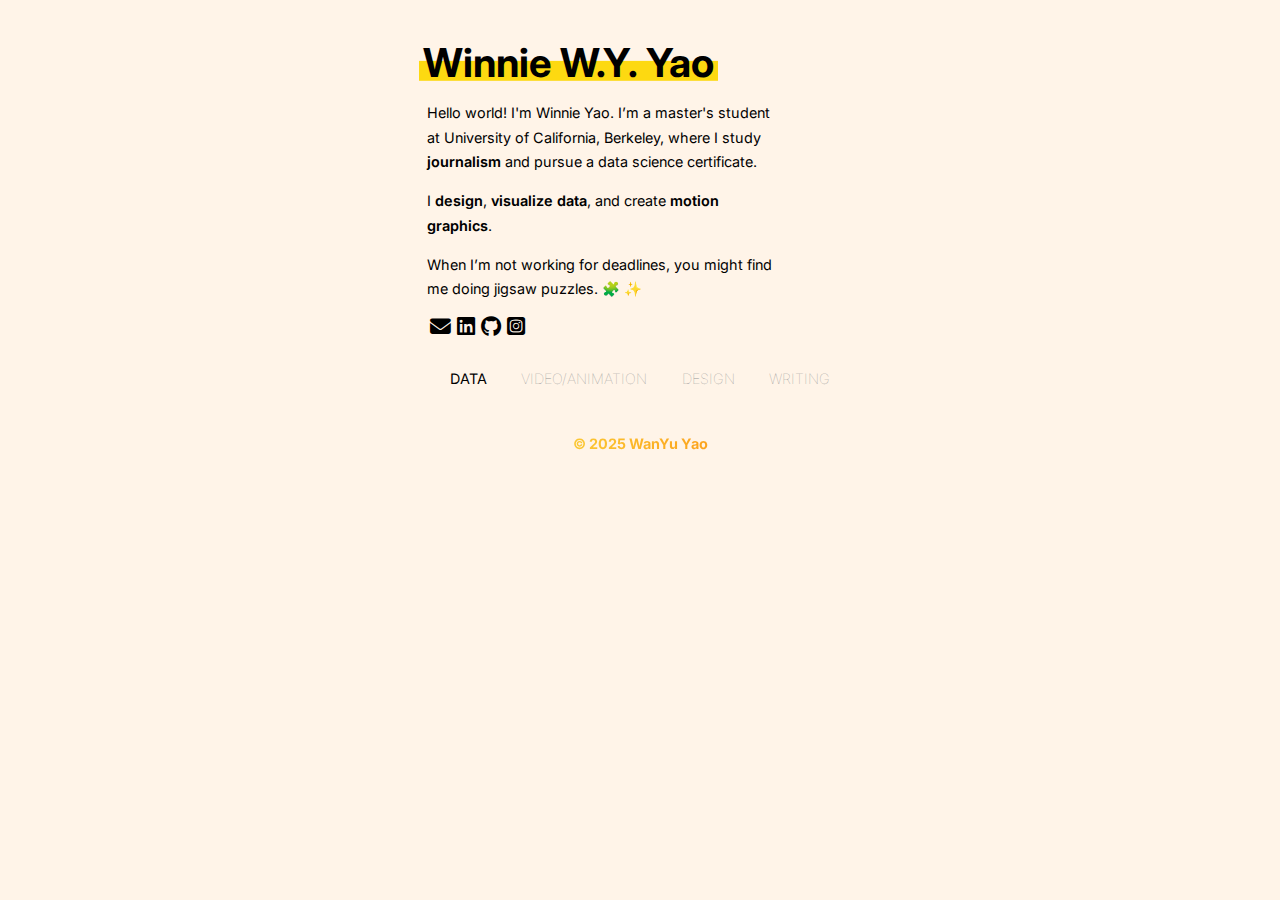
<file: data.html>
<!DOCTYPE html>
<html lang="en">
<head>
  <meta charset="UTF-8" />
  <meta name="viewport" content="width=device-width, initial-scale=1.0" />
  <title>Winnie W.Y. Yao</title>
  <link rel="icon" type="image/jpg" href="/image/favicon.png"/>
  <link rel="stylesheet" href="main-structure.css" />
  <link href="https://fonts.googleapis.com/css2?family=Inter:wght@400;500;700;800&display=swap" rel="stylesheet" />
  <link rel="stylesheet" href="https://cdnjs.cloudflare.com/ajax/libs/font-awesome/6.5.0/css/all.min.css">
</head>


<body>
   <div class="container">
    <!-- Bio Section -->
        <div class="bio-section">
                <h1 class="title-name" id="highlight">Winnie W.Y. Yao</h1>
                <div class="self-intro-container">
                    <p>Hello world! I'm Winnie Yao. I’m a master's student at University of California, Berkeley, where I study
                        <span class="bio-work-experience">
                            <a href="https://journalism.berkeley.edu/person/wanyu_yao/" target="blank" class="hover">
                                journalism</a>
                        </span>
                        and pursue a data science certificate.
                    </p>
                        
                    <p>I <span class="bio-work-experience">design</span>, <span class="bio-work-experience">visualize data</span>, and create <span class="bio-work-experience">motion graphics</span>.</p>

                    <!-- I speak Mandarin, English, Hokkien and basic Korean.-->

                    <!-- <p>Previously, I worked as a social content intern for
                        <span class="bio-work-experience">
                            <a href="https://journalism.berkeley.edu/the-stakes-reporting-project/" target="blank" class="hover">
                                The Stakes Explained project</a>
                        </span>, 
                        an election journalist at 
                        <span class="bio-work-experience">
                            <a href="https://oaklandnorth.net/author/wyao/" target="blank" class="hover">
                                Oakland North</a>
                        </span>
                        and interned in journalism, public relations and marketing roles. 
                        You can view my resume <span class="bio-work-experience">
                            here</span>.
                    </p> -->
                    
                    <p>When I’m not working for deadlines, you might find me doing jigsaw puzzles. 🧩 ✨</p>
                </div>
                <div class="contact-icon-container">
                    <a href="mailto:wanyuyao@berkeley.edu" target="_blank" aria-label="Email">
                        <i class="fas fa-envelope"></i>
                    </a>
                    <a href="https://www.linkedin.com/in/winnie-wanyuyao111/" target="_blank" aria-label="LinkedIn">
                        <i class="fab fa-linkedin"></i>
                    </a>
                    <a href="https://github.com/winniewyyao" target="_blank" aria-label="GitHub">
                        <i class="fab fa-github"></i>
                    </a>
                    <a href="https://www.instagram.com/winniewyyao" target="_blank" aria-label="Instagram">
                        <i class="fa-brands fa-square-instagram"></i>
                    </a>
                </div>
            <!-- <nav class="bio-right-nav">
                <ul>
                    <li><a href="">RESUME</a></li>
                    <li>RESUME</li>
                    <li>CHINESE WORK  <i class="fa-solid fa-arrow-right"></i></li>
                </ul>
            </nav> -->
        </div>


        <nav class="main-nav-container">
            <a href="data.html" class="active">DATA</a>
            <a href="video.html">VIDEO/ANIMATION</a>
            <a href="design.html">DESIGN</a>
            <a href="writing.html">WRITING</a>
        </nav>

        


        
    </div>
    <footer>© 2025 WanYu Yao</footer>
  
</body>




</html>
</file>
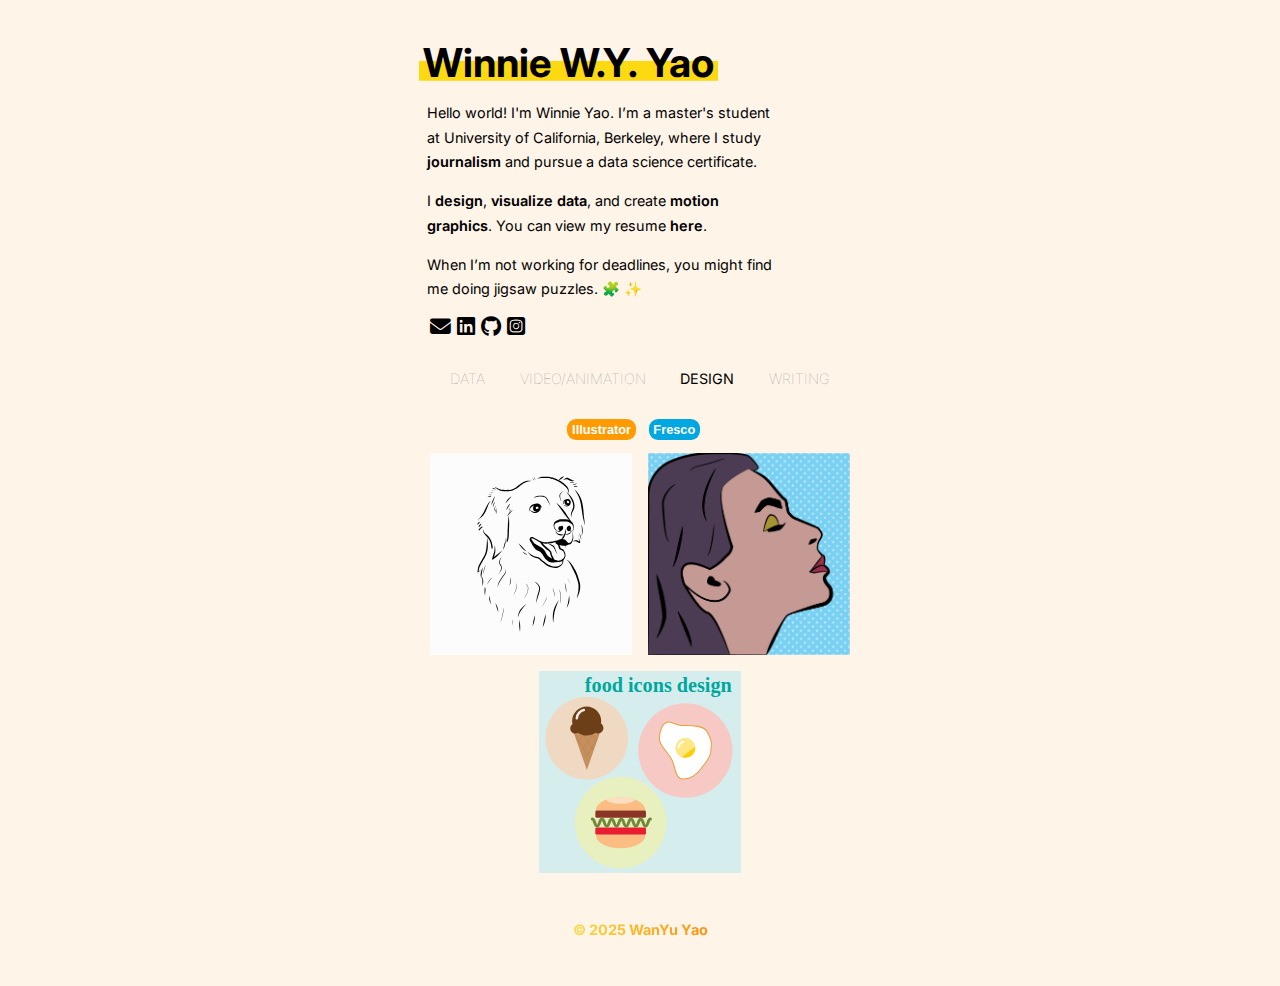
<file: design.html>
<!DOCTYPE html>
<html lang="en">
<head>
  <meta charset="UTF-8" />
  <meta name="viewport" content="width=device-width, initial-scale=1.0" />
  <title>Winnie W.Y. Yao</title>
  <link rel="icon" type="image/jpg" href="image/favicon.png"/>
  <link rel="stylesheet" href="main-structure.css" />
  <link rel="stylesheet" href="project-grid.css" />
  <link href="https://fonts.googleapis.com/css2?family=Inter:wght@400;500;700;800&display=swap" rel="stylesheet" />
  <link rel="stylesheet" href="https://cdnjs.cloudflare.com/ajax/libs/font-awesome/6.5.0/css/all.min.css">
</head>


<body>
   <div class="container">
        <!-- Bio Section -->
        <div class="bio-section">
                <h1 class="title-name" id="highlight">Winnie W.Y. Yao</h1>
                <div class="self-intro-container">
                    <p>Hello world! I'm Winnie Yao. I’m a master's student at University of California, Berkeley, where I study
                        <span class="bio-work-experience">
                            <a href="https://journalism.berkeley.edu/person/wanyu_yao/" target="blank" class="hover">
                                journalism</a>
                        </span>
                        and pursue a data science certificate.
                    </p>
                        
                    <p>I <span class="bio-work-experience">design</span>, <span class="bio-work-experience">visualize data</span>, and create <span class="bio-work-experience">motion graphics</span>. You can view my resume <a href="https://drive.google.com/file/d/1YdscPlEVEieuq3VRDX4Ig6gCzagnDpOQ/view?usp=sharing" target="_blank" class="hover bio-work-experience">here</a>.</p>

                    <!-- I speak Mandarin, English, Hokkien and basic Korean.-->

                    <!-- <p>Previously, I worked as a social content intern for
                        <span class="bio-work-experience">
                            <a href="https://journalism.berkeley.edu/the-stakes-reporting-project/" target="blank" class="hover">
                                The Stakes Explained project</a>
                        </span>, 
                        an election journalist at 
                        <span class="bio-work-experience">
                            <a href="https://oaklandnorth.net/author/wyao/" target="blank" class="hover">
                                Oakland North</a>
                        </span>
                        and interned in journalism, public relations and marketing roles. 
                        You can view my resume <span class="bio-work-experience">
                            here</span>.
                    </p> -->
                    
                    <p>When I’m not working for deadlines, you might find me doing jigsaw puzzles. 🧩 ✨</p>
                </div>
                <div class="contact-icon-container">
                    <a href="mailto:wanyuyao@berkeley.edu" target="_blank" aria-label="Email">
                        <i class="fas fa-envelope"></i>
                    </a>
                    <a href="https://www.linkedin.com/in/winnie-wanyuyao111/" target="_blank" aria-label="LinkedIn">
                        <i class="fab fa-linkedin"></i>
                    </a>
                    <a href="https://github.com/winniewyyao" target="_blank" aria-label="GitHub">
                        <i class="fab fa-github"></i>
                    </a>
                    <a href="https://www.instagram.com/winniewyyao" target="_blank" aria-label="Instagram">
                        <i class="fa-brands fa-square-instagram"></i>
                    </a>
                </div>
            <!-- <nav class="bio-right-nav">
                <ul>
                    <li><a href="">RESUME</a></li>
                    <li>RESUME</li>
                    <li>CHINESE WORK  <i class="fa-solid fa-arrow-right"></i></li>
                </ul>
            </nav> -->
        </div>


        <nav class="main-nav-container">
            <a href="index.html">DATA</a>
            <a href="video.html">VIDEO/ANIMATION</a>
            <a href="design.html" class="active">DESIGN</a>
            <a href="writing.html">WRITING</a>
        </nav>

        <div class="video-design-toolkit-container">
            <strong class="video-design-toolkit tool-illustrator">Illustrator</strong>
            <strong class="video-design-toolkit tool-fresco">Fresco</strong>
        </div>
       
        
        <div class="design-project-container">
            <img src="image/item-thumbnail/design/golden-retriever.svg" class="design-project-item" alt="golden retriever" />
            <img src="image/item-thumbnail/design/lichtenstein-inspired-art.png" class="design-project-item" alt="Lichtenstein-inspired-art" />
            <img src="image/item-thumbnail/design/food-icons.svg" class="design-project-item" alt="food icons" />
        </div>


        <footer>© 2025 WanYu Yao</footer>
    </div>
  
  
</body>




</html>
</file>
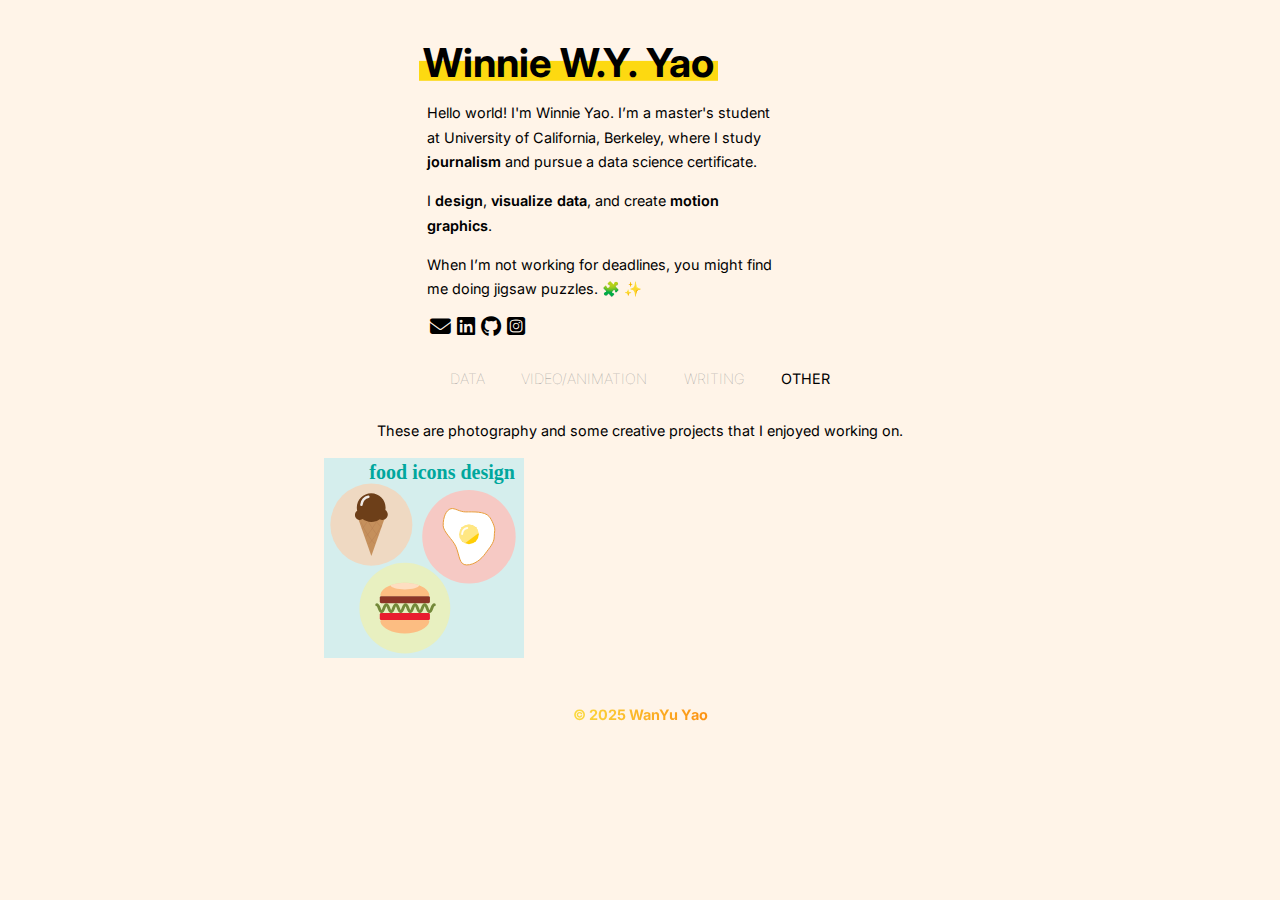
<file: other.html>
<!DOCTYPE html>
<html lang="en">
<head>
  <meta charset="UTF-8" />
  <meta name="viewport" content="width=device-width, initial-scale=1.0" />
  <title>Winnie W.Y. Yao</title>
  <link rel="icon" type="image/jpg" href="image/favicon.png"/>
  <link rel="stylesheet" href="main-structure.css" />
  <link rel="stylesheet" href="project-grid.css" />
  <link href="https://fonts.googleapis.com/css2?family=Inter:wght@400;500;700;800&display=swap" rel="stylesheet" />
  <link rel="stylesheet" href="https://cdnjs.cloudflare.com/ajax/libs/font-awesome/6.5.0/css/all.min.css">
</head>


<body>
   <div class="container">
    <!-- Bio Section -->
        <div class="bio-section">
                <h1 class="title-name" id="highlight">Winnie W.Y. Yao</h1>
                <div class="self-intro-container">
                    <p>Hello world! I'm Winnie Yao. I’m a master's student at University of California, Berkeley, where I study
                        <span class="bio-work-experience">
                            <a href="https://journalism.berkeley.edu/person/wanyu_yao/" target="blank" class="hover">
                                journalism</a>
                        </span>
                        and pursue a data science certificate.
                    </p>
                        
                    <p>I <span class="bio-work-experience">design</span>, <span class="bio-work-experience">visualize data</span>, and create <span class="bio-work-experience">motion graphics</span>.</p>

                    <!-- I speak Mandarin, English, Hokkien and basic Korean.-->

                    <!-- <p>Previously, I worked as a social content intern for
                        <span class="bio-work-experience">
                            <a href="https://journalism.berkeley.edu/the-stakes-reporting-project/" target="blank" class="hover">
                                The Stakes Explained project</a>
                        </span>, 
                        an election journalist at 
                        <span class="bio-work-experience">
                            <a href="https://oaklandnorth.net/author/wyao/" target="blank" class="hover">
                                Oakland North</a>
                        </span>
                        and interned in journalism, public relations and marketing roles. 
                        You can view my resume <span class="bio-work-experience">
                            here</span>.
                    </p> -->
                    
                    <p>When I’m not working for deadlines, you might find me doing jigsaw puzzles. 🧩 ✨</p>
                </div>
                <div class="contact-icon-container">
                    <a href="mailto:wanyuyao@berkeley.edu" target="_blank" aria-label="Email">
                        <i class="fas fa-envelope"></i>
                    </a>
                    <a href="https://www.linkedin.com/in/winnie-wanyuyao111/" target="_blank" aria-label="LinkedIn">
                        <i class="fab fa-linkedin"></i>
                    </a>
                    <a href="https://github.com/winniewyyao" target="_blank" aria-label="GitHub">
                        <i class="fab fa-github"></i>
                    </a>
                    <a href="https://www.instagram.com/winniewyyao" target="_blank" aria-label="Instagram">
                        <i class="fa-brands fa-square-instagram"></i>
                    </a>
                </div>
            <!-- <nav class="bio-right-nav">
                <ul>
                    <li><a href="">RESUME</a></li>
                    <li>RESUME</li>
                    <li>CHINESE WORK  <i class="fa-solid fa-arrow-right"></i></li>
                </ul>
            </nav> -->
        </div>


        <nav class="main-nav-container">
            <a href="index.html">DATA</a>
            <a href="video.html">VIDEO/ANIMATION</a>
            <a href="writing.html">WRITING</a>
            <a href="other.html" class="active">OTHER</a>
        </nav>

        <p id="description-for-page">These are photography and some creative projects that I enjoyed working on.</p>
       
        
        <div class="project-grid">
            
            <div class="other-project-item">
                    <div class="thumbnail-wrapper">
                        <img src="image/item-thumbnail/other/food-icons.svg" class="thumbnail" alt="food icons" />
                    </div>
            </div>

        </div>


        <footer>© 2025 WanYu Yao</footer>
    </div>
  
  
</body>




</html>
</file>
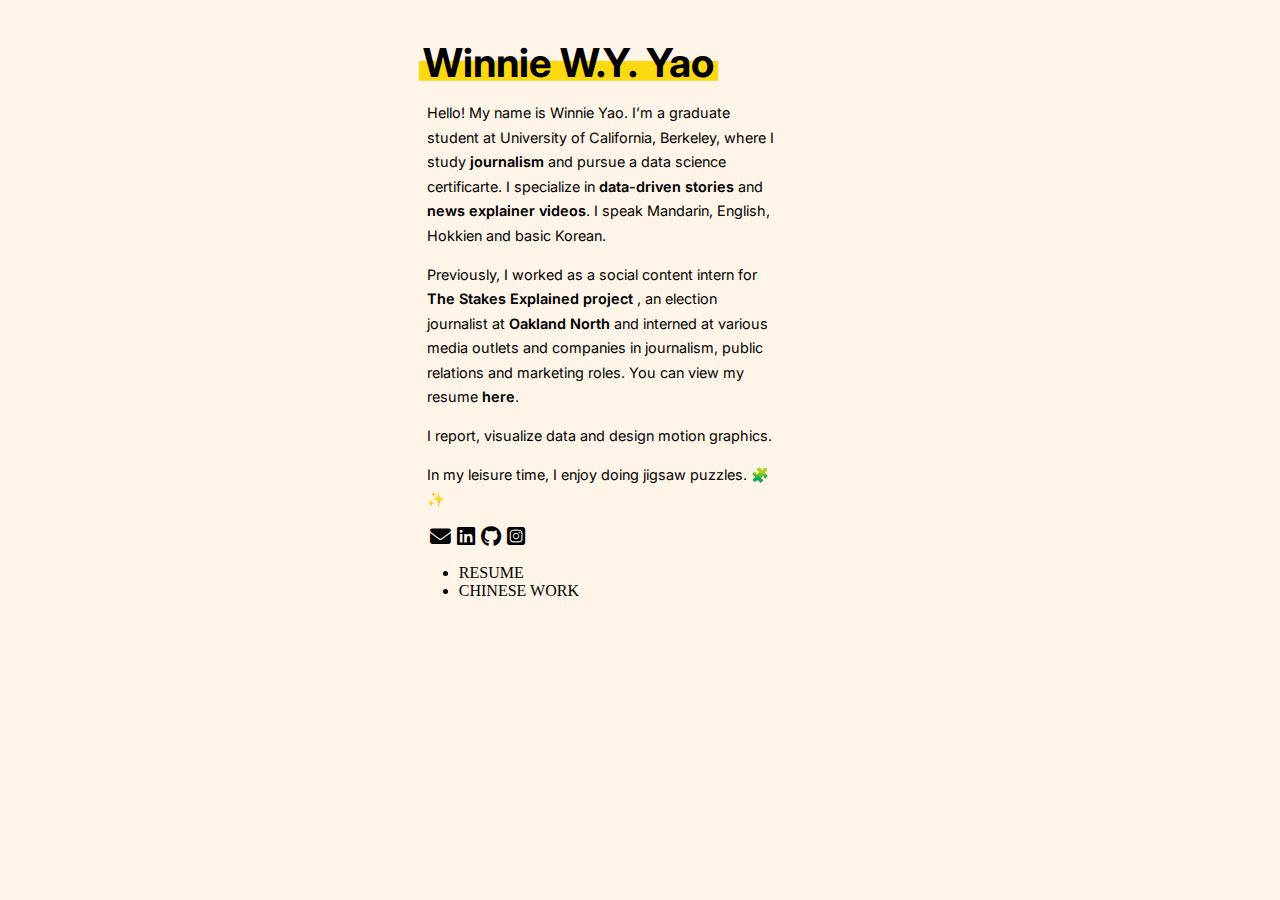
<file: test.html>
<!DOCTYPE html>
<html lang="en">
<head>
  <meta charset="UTF-8" />
  <meta name="viewport" content="width=device-width, initial-scale=1.0" />
  <title>Winnie W.Y. Yao</title>
  <link rel="stylesheet" href="main-structure.css" />
  <link href="https://fonts.googleapis.com/css2?family=Inter:wght@400;500;700;800&display=swap" rel="stylesheet" />
  <link rel="stylesheet" href="https://cdnjs.cloudflare.com/ajax/libs/font-awesome/6.5.0/css/all.min.css">
</head>


<body>
   <div class="container">
        <div class="bio-section">
            <div class="bio-left">
                <h1 class="title-name" id="highlight">Winnie W.Y. Yao</h1>
                <div class="self-intro-container">
                    <p>Hello! My name is Winnie Yao. I’m a graduate student at University of California, Berkeley, where I study 
                        <span class="bio-work-experience">
                            <a href="https://journalism.berkeley.edu/person/wanyu_yao/" target="blank" class="hover">
                                journalism</a>
                        </span>
                        and pursue a data science certificarte.
                        I specialize in <span class="bio-work-experience">data-driven stories</span> 
                        and <span class="bio-work-experience">news explainer videos</span>. 
                        I speak Mandarin, English, Hokkien and basic Korean.
                    </p> 

                    <p>Previously, I worked as a social content intern for
                        <span class="bio-work-experience">
                            <a href="https://journalism.berkeley.edu/the-stakes-reporting-project/" target="blank" class="hover">
                                The Stakes Explained project</a>
                        </span>, 
                        an election journalist at 
                        <span class="bio-work-experience">
                            <a href="https://oaklandnorth.net/author/wyao/" target="blank" class="hover">
                                Oakland North</a>
                        </span>
                        and interned at various media outlets and companies in journalism, public relations and marketing roles. 
                        You can view my resume <span class="bio-work-experience">
                            here</span>.
                    </p> 
                
                    <p>I report, visualize data and design motion graphics.</p>
                    
                    <p>In my leisure time, I enjoy doing jigsaw puzzles. 🧩 ✨</p>
                </div>
                <div class="contact-icon-container">
                    <a href="mailto:wanyuyao@berkeley.edu" target="_blank" aria-label="Email">
                        <i class="fas fa-envelope"></i>
                    </a>
                    <a href="https://www.linkedin.com/in/winnie-wanyuyao111/" target="_blank" aria-label="LinkedIn">
                        <i class="fab fa-linkedin"></i>
                    </a>
                    <a href="https://github.com/winniewyyao" target="_blank" aria-label="GitHub">
                        <i class="fab fa-github"></i>
                    </a>
                    <a href="https://www.instagram.com/winniewyyao" target="_blank" aria-label="Instagram">
                        <i class="fa-brands fa-square-instagram"></i>
                    </a>
                </div>
            </div>
            <nav class="bio-right-nav">
                <ul>
                    <!-- <li><a href="">RESUME</a></li> -->
                    <li>RESUME</li>
                    <li>CHINESE WORK</li>
                </ul>
            </nav>
        </div>
</file>
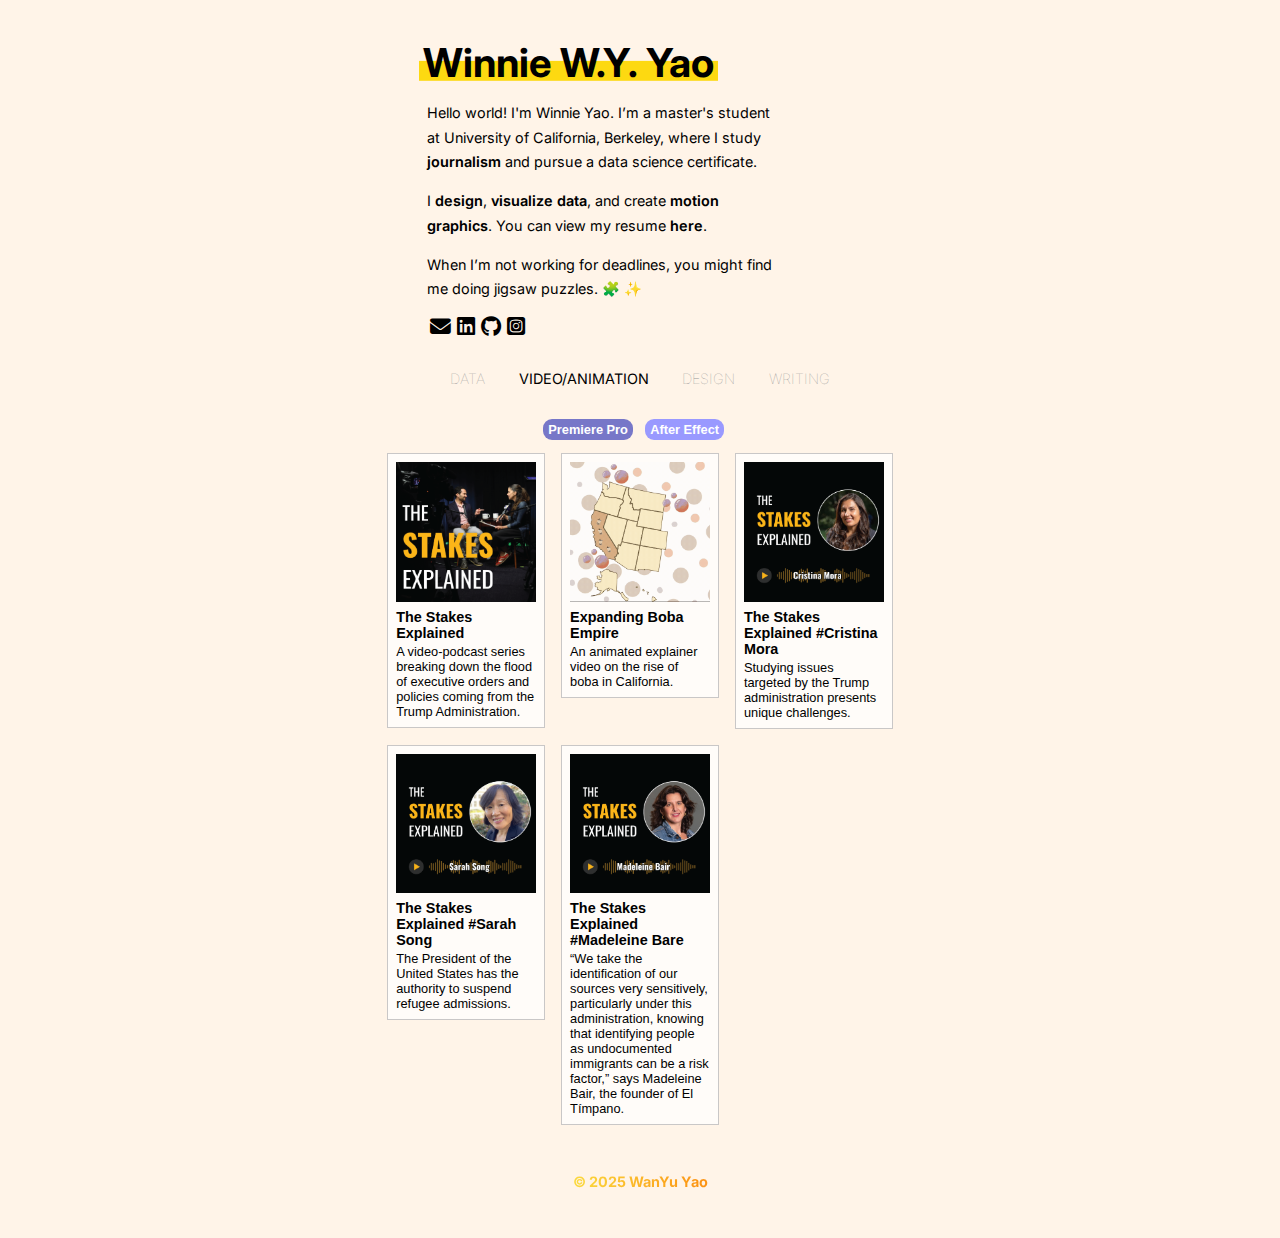
<file: video.html>
<!DOCTYPE html>
<html lang="en">
<head>
  <meta charset="UTF-8" />
  <meta name="viewport" content="width=device-width, initial-scale=1.0" />
  <title>Winnie W.Y. Yao</title>
  <link rel="icon" type="image/jpg" href="/image/favicon.png"/>
  <link rel="stylesheet" href="main-structure.css" />
  <link rel="stylesheet" href="project-grid.css" />
  <link href="https://fonts.googleapis.com/css2?family=Inter:wght@400;500;700;800&display=swap" rel="stylesheet" />
  <link rel="stylesheet" href="https://cdnjs.cloudflare.com/ajax/libs/font-awesome/6.5.0/css/all.min.css">
</head>


<body>
   <div class="container">
    <!-- Bio Section -->
        <div class="bio-section">
                <h1 class="title-name" id="highlight">Winnie W.Y. Yao</h1>
                <div class="self-intro-container">
                    <p>Hello world! I'm Winnie Yao. I’m a master's student at University of California, Berkeley, where I study
                        <span class="bio-work-experience">
                            <a href="https://journalism.berkeley.edu/person/wanyu_yao/" target="blank" class="hover">
                                journalism</a>
                        </span>
                        and pursue a data science certificate.
                    </p>
                        
                    <p>I <span class="bio-work-experience">design</span>, <span class="bio-work-experience">visualize data</span>, and create <span class="bio-work-experience">motion graphics</span>. You can view my resume <a href="https://drive.google.com/file/d/1YdscPlEVEieuq3VRDX4Ig6gCzagnDpOQ/view?usp=sharing" target="_blank" class="hover bio-work-experience">here</a>.</p>

                    <!-- I speak Mandarin, English, Hokkien and basic Korean.-->

                    <!-- <p>Previously, I worked as a social content intern for
                        <span class="bio-work-experience">
                            <a href="https://journalism.berkeley.edu/the-stakes-reporting-project/" target="blank" class="hover">
                                The Stakes Explained project</a>
                        </span>, 
                        an election journalist at 
                        <span class="bio-work-experience">
                            <a href="https://oaklandnorth.net/author/wyao/" target="blank" class="hover">
                                Oakland North</a>
                        </span>
                        and interned in journalism, public relations and marketing roles. 
                        You can view my resume <span class="bio-work-experience">
                            here</span>.
                    </p> -->
                    
                    <p>When I’m not working for deadlines, you might find me doing jigsaw puzzles. 🧩 ✨</p>
                </div>
                <div class="contact-icon-container">
                    <a href="mailto:wanyuyao@berkeley.edu" target="_blank" aria-label="Email">
                        <i class="fas fa-envelope"></i>
                    </a>
                    <a href="https://www.linkedin.com/in/winnie-wanyuyao111/" target="_blank" aria-label="LinkedIn">
                        <i class="fab fa-linkedin"></i>
                    </a>
                    <a href="https://github.com/winniewyyao" target="_blank" aria-label="GitHub">
                        <i class="fab fa-github"></i>
                    </a>
                    <a href="https://www.instagram.com/winniewyyao" target="_blank" aria-label="Instagram">
                        <i class="fa-brands fa-square-instagram"></i>
                    </a>
                </div>
            <!-- <nav class="bio-right-nav">
                <ul>
                    <li><a href="">RESUME</a></li>
                    <li>RESUME</li>
                    <li>CHINESE WORK  <i class="fa-solid fa-arrow-right"></i></li>
                </ul>
            </nav> -->
        </div>


        <!-- Main Navigation -->
        <nav class="main-nav-container">
            <a href="index.html">DATA</a>
            <a href="video.html" class="active">VIDEO/ANIMATION</a>
            <a href="design.html">DESIGN</a>
            <a href="writing.html">WRITING</a>
        </nav>

        <!--Below is Project Item -->

        <div class="video-design-toolkit-container">
            <strong class="video-design-toolkit tool-premiere">Premiere Pro</strong>
            <strong class="video-design-toolkit tool-after-effect">After Effect</strong>
        </div>
        

            <div class="project-section">
                <div class="project-grid">
                    <a href="https://journalism.berkeley.edu/featured-news/the-stakes-explained/" target="_blank">
                    <div class="project-item">
                        <div class="thumbnail-wrapper">
                            <img src="image/item-thumbnail/video/the-stakes-explained-cover.png" class="thumbnail" alt="the-stakes-explained-website" />
                        </div>
                        <h3 class="item-title">The Stakes Explained</h3>
                        <h4 class="item-description">A video-podcast series breaking down the flood of executive orders and policies coming from the Trump Administration.</h4>
                    </div></a>

                    <a href="https://youtube.com/shorts/IrES9rKMVHA?si=TvZ3_FXzdrXtntWC" target="_blank">
                    <div class="project-item">
                        <div class="thumbnail-wrapper">
                            <img src="image/item-thumbnail/video/boba-empire.gif" class="thumbnail" alt="boba-empire-thumbnail" />
                        </div>
                        <h3 class="item-title">Expanding Boba Empire</h3>
                        <h4 class="item-description">An animated explainer video on the rise of boba in California.</h4>
                        <!-- <span class="toolkit"></span> -->
                    </div></a>

                    <a href="https://www.instagram.com/reel/DLAekezKOPd/?utm_source=ig_web_copy_link&igsh=bTI4eWliM2xoNWUy" target="_blank">
                        <div class="project-item">
                        <div class="thumbnail-wrapper">
                            <img src="image/item-thumbnail/video/cristina-mora.png" class="thumbnail" alt="Cristina-Mora" />
                        </div>   
                        <h3 class="item-title">The Stakes Explained #Cristina Mora</h3>
                        <h4 class="item-description">Studying issues targeted by the Trump administration presents unique challenges.</h4>
                            <!-- <span class="toolkit"></span> -->
                    </div></a>


                    <a href="https://www.instagram.com/reel/DLI3dmnqHpb/?utm_source=ig_web_copy_link&igsh=MTRsYnZpZ3JkbTVoYw==" target="_blank">
                        <div class="project-item">
                        <div class="thumbnail-wrapper">
                            <img src="image/item-thumbnail/video/sarah-song.png" class="thumbnail" alt="the-stakes-explained-website"/>
                        </div>
                        <h3 class="item-title">The Stakes Explained #Sarah Song</h3>
                        <h4 class="item-description">The President of the United States has the authority to suspend refugee admissions.</h4>
                        <!-- <span class="toolkit"></span> -->
                    </div></a>

                    <a href="https://www.instagram.com/reel/DLngUNFqsVB/?utm_source=ig_web_copy_link&igsh=MTB1enZ4NTl1dzN6cg==" target="_blank">
                    <div class="project-item">
                        <div class="thumbnail-wrapper">
                            <img src="image/item-thumbnail/video/madeleine-bair.png" class="thumbnail" alt="boba-empire-thumbnail"/>
                        </div>
                        <h3 class="item-title">The Stakes Explained #Madeleine Bare</h3>
                        <h4 class="item-description">“We take the identification of our sources very sensitively, particularly under this administration, knowing that identifying people as undocumented immigrants can be a risk factor,” says Madeleine Bair, the founder of El Tímpano.</h4>
                        <!-- <span class="toolkit"></span> -->
                    </div></a>

                    
                </div>
            </div>
        
            

        <footer>© 2025 WanYu Yao</footer>
    </div>
  
  
</body>




</html>
</file>
<file: main-structure.css>
body{
    background-color: #FFF4E8;
}

.container{
    width: 50%;
    margin: 3% auto 3% auto;
    /* border-left: #000000 1px solid;
    border-right:#000000 1px solid; */
}

.bio-section {
    /* display: flex; */
    justify-content: center;
    align-items: center;
    width: 70%;
    margin: 0 auto;
    /* gap: 2rem */
}

.title-name{
    font-family: Inter, sans-serif;
    font-size: 2.5rem;
    font-weight : 700;
    text-align: flex-start;
    /* color: #33335d; */
}

#highlight{
    background: linear-gradient(180deg, transparent 60%, #fdd911 50%);
    -webkit-box-decoration-break: clone;
    box-decoration-break: clone;
    background-size: 100% 80%;
    padding: 0.15em 0.1em; 
    display: inline; 
}

.self-intro-container{
    width: 80%;
    margin-top: 3%;
    margin-bottom: 3%;
    padding: 0 0.5em;
}

p{
    font-family: Inter, sans-serif;
    font-size: 0.9rem;
    line-height: 1.7;
}

.bio-work-experience {
    font-weight: 630;
} 

a {
    color: #000000;
    text-decoration: none;
    /* background: linear-gradient(to bottom, #fff19e 0, #fff19e 100%);
    background-position: 0 100%;
    background-repeat: repeat-x;
    background-size: .29167rem .29167rem;
    transition: background-size .3s ease-in-out; */
}

.hover:hover{
    /* background-color: rgba(255, 195, 48, 0.2); */
    background-color: #fff19e;
    background-size: 0.4rem 100%;
    /* color: #ffc300; */
}


.contact-icon-container {
    width: 100%;
    padding: 0 0.7em;
}

.contact-icon-container i {
    font-size: 1.3em;
    margin-right: 0.1em;
}

/* .bio-right-nav {
    width: 25%;
    margin-top: 8%;
}

.bio-right-nav ul{
    list-style-type: none;
    padding: 0;
    margin: 0;
    font-family: Inter, sans-serif;
    font-size: 0.7rem;
    font-weight: 100;
    display: flex;
    flex-direction: column;
    gap: 1rem;
} */

.main-nav-container {
    width: 60%;
    margin: 2rem auto 2rem auto;;
    display: flex;
    justify-content: space-between;
    align-items: center;
    /* position: sticky; */
}

@media (max-width: 952px) {
  .main-nav-container {
    flex-direction: column; /* stack links vertically */
    width: 90%; /* make it a bit wider on small screens */
    gap: 0.5rem;  /* add spacing between links */
  }
}


.main-nav-container a{
    font-family: Inter, sans-serif;
    font-size: 0.9rem;
    font-weight: 100;
    /* background: linear-gradient(to bottom, #fff19e 0, #fff19e 100%); */
    /* -webkit-box-decoration-break: clone;
    box-decoration-break: clone;
    background-size: 100% 80%;
    padding: 0.15em 0.1em; */
    /* background-position: 0 100%;
    background-repeat: repeat-x;
    background-size: .29167rem .29167rem;
    transition: background-size .2s ease-in-out; */
    color: #959595;
}

.main-nav-container a:hover{
    color: #000000;
    font-weight: 400;
    /* background-size: 0.4rem 100%; */
    /* background: rgba(252, 192, 41, 0.28);
    padding: 0.15rem 0.15rem;  */
}

.main-nav-container a.active {
    color: #000000;
    font-weight: 400;
    /* background-size: 0.4rem 100%; */
    /* background: rgba(252, 192, 41, 0.28);
    padding: 0.15rem 0.2rem;  */
}

footer {
    width: 100%;
    margin: 3rem auto;
    font-family: Inter, sans-serif;
    font-size: 0.9rem;
    font-weight: 700;
    text-align: center;
    /* background: linear-gradient(to right, #004aae 45%, #7aceff 55%); */
    background: linear-gradient(to left, #fc9313 40%, #fbd83d 60%);
    /* background-size: 100% 50%; */
    -webkit-background-clip: text;
    background-clip: text;
    -webkit-text-fill-color: transparent;
}

#description-for-page {
    font-family: Inter, sans-serif;
    font-size: 0.9rem;
    font-weight: 400;
    text-align: center;
    margin-top: 1rem;
    color: #000000;
}
</file>
<file: project-grid.css>
.project-section{
    width: 80%;
    margin: auto auto;
}
.project-grid {
    display: grid;
    grid-template-columns: repeat(3, 1fr);
    gap: 1rem;
    /* width: 50%; */
    margin: 0 auto;
}

.project-item {
    border: 1px solid rgb(201, 199, 199);
    padding: 0.5rem;
    background-color: #ffffffbf;
    position: relative; /* allows top movement on hover */
    transition: all 0.3s ease; /* smooth animation for hover */
}

.project-item:hover{
    /* top: -3px; */
    background-color: #ffffffbf;
    box-shadow: 0px 5px 7px -2px rgba(92, 91, 91, 0.3);
}

.design-project-container {
  width: 80%;
  margin: auto auto;
  display: flex;
  justify-content: center; /* spreads them out */
  align-items: flex-start; /* align items at the top (optional) */
  flex-wrap: wrap; /* allows wrapping on smaller screens */
  gap: 1rem; /* optional spacing between items */
}

.design-project-item {
  /* padding: 0; */
  width: 40%; /* each item takes up 40% of the container width */
  /* box-sizing: border-box; */
}


.thumbnail-wrapper {
  position: relative;
  width: 100%;
  padding-top: 100%; /* creates a 1:1 aspect ratio */
  overflow: hidden;
}

.thumbnail {
  position: absolute;
  top: 0;
  left: 0;
  width: 100%;
  height: 100%;
  object-fit: cover;
}


.item-title {
    font-family: 'Lucida Sans', 'Lucida Sans Regular', 'Lucida Grande', 'Lucida Sans Unicode', Geneva, Verdana, sans-serif;
    font-size: 0.9rem;
    font-weight: 600;
    margin: 5% 0 0 0;
}

.item-description {
    font-family: 'Lucida Sans', 'Lucida Sans Regular', 'Lucida Grande', 'Lucida Sans Unicode', Geneva, Verdana, sans-serif;
    font-size: 0.8rem;
    font-weight: 400;
    margin: 2% 0 0 0;
    color: #000000;
}

.toolkit{
  display: inline-block;
  padding: 0.2rem 0.3rem;
  border-radius: 9px;
  font-size: 0.68rem;
  color: white;
  font-family: 'Lucida Sans', 'Lucida Sans Regular', 'Lucida Grande', 'Lucida Sans Unicode', Geneva, Verdana, sans-serif;
  margin: 5% 0 2% 0;
}

.video-design-toolkit-container {
  display: flex;
  justify-content: center;
  margin-top: 1rem;
}

.video-design-toolkit{
  display: inline-block;
  padding: 0.2rem 0.3rem;
  border-radius: 9px;
  font-size: 0.8rem;
  color: white;
  font-family: 'Lucida Sans', 'Lucida Sans Regular', 'Lucida Grande', 'Lucida Sans Unicode', Geneva, Verdana, sans-serif;
  margin: 0 2% 2% 0;
}

.tool-datawrapper{
  background-color: #1D81B2;
}

.tool-spreadsheet{
  background-color: #0F9D58;
}

.tool-leaflet{
  background-color: #199900;
}

.tool-html-css{
  background-color: #E34F26;
}

.tool-illustrator{
  background-color: #FF9A00;
}

.tool-fresco{
  background-color: #00A7E1;
}

.tool-after-effect{
  background-color: #9999FF;
}

.tool-premiere{
  background-color: #7777c8;
}



/* #video {
    font-family: 'Lucida Sans', 'Lucida Sans Regular', 'Lucida Grande', 'Lucida Sans Unicode', Geneva, Verdana, sans-serif;
    font-size: 0.9rem;
    font-weight: 700;
    margin: 2% auto;
    text-align: center;
    color: #006676;
}

#motion-graphics-design {
    font-family: 'Lucida Sans', 'Lucida Sans Regular', 'Lucida Grande', 'Lucida Sans Unicode', Geneva, Verdana, sans-serif;
    font-size: 0.9rem;
    font-weight: 700;
    margin: 2% auto;
    text-align: center;
    color: #006676;
} */
</file>
